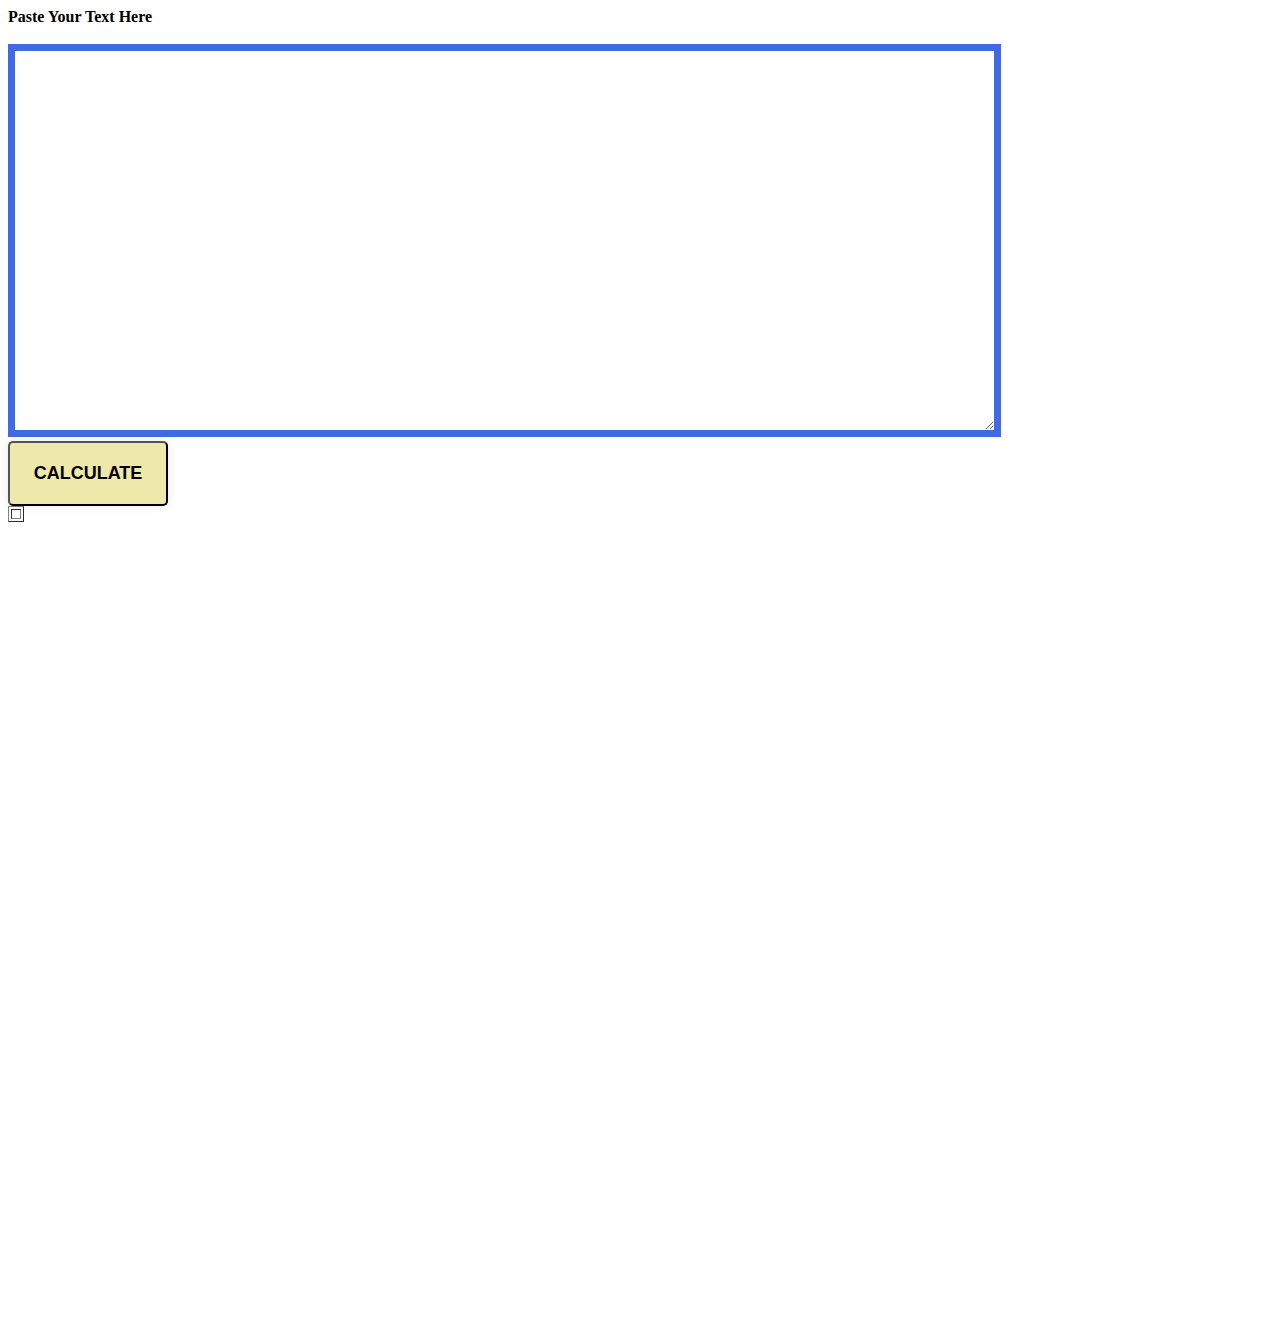
<file: index.html>
<!DOCTYPE html>
<html lang="en">
    <head>
        <meta charset="UTF-8">
        <meta name="viewport" content="width=device-width, initial-scale=1.0">
        <title>Document</title>
        <link rel="stylesheet"href="style.css">
        <script src="jquery.js"></script>
        <script async defer src="script.js"></script>
        <script src="chart.js"></script>
    </head>
    <body>
        <div for="mainText"><b>Paste Your Text Here</b></label>
        <br>
        <br>
        <textarea id="inputText" cols="120" rows="25"></textarea>
        <br>
        <button id="btnCalc">Calculate</button>
        <br>
        <table border = "1" cellpadding = "4" id = "tableWordCount"><th></th></table>
        <canvas id="canvasChart" width="800" height="800"></canvas>
    </body>
</html>
</file>
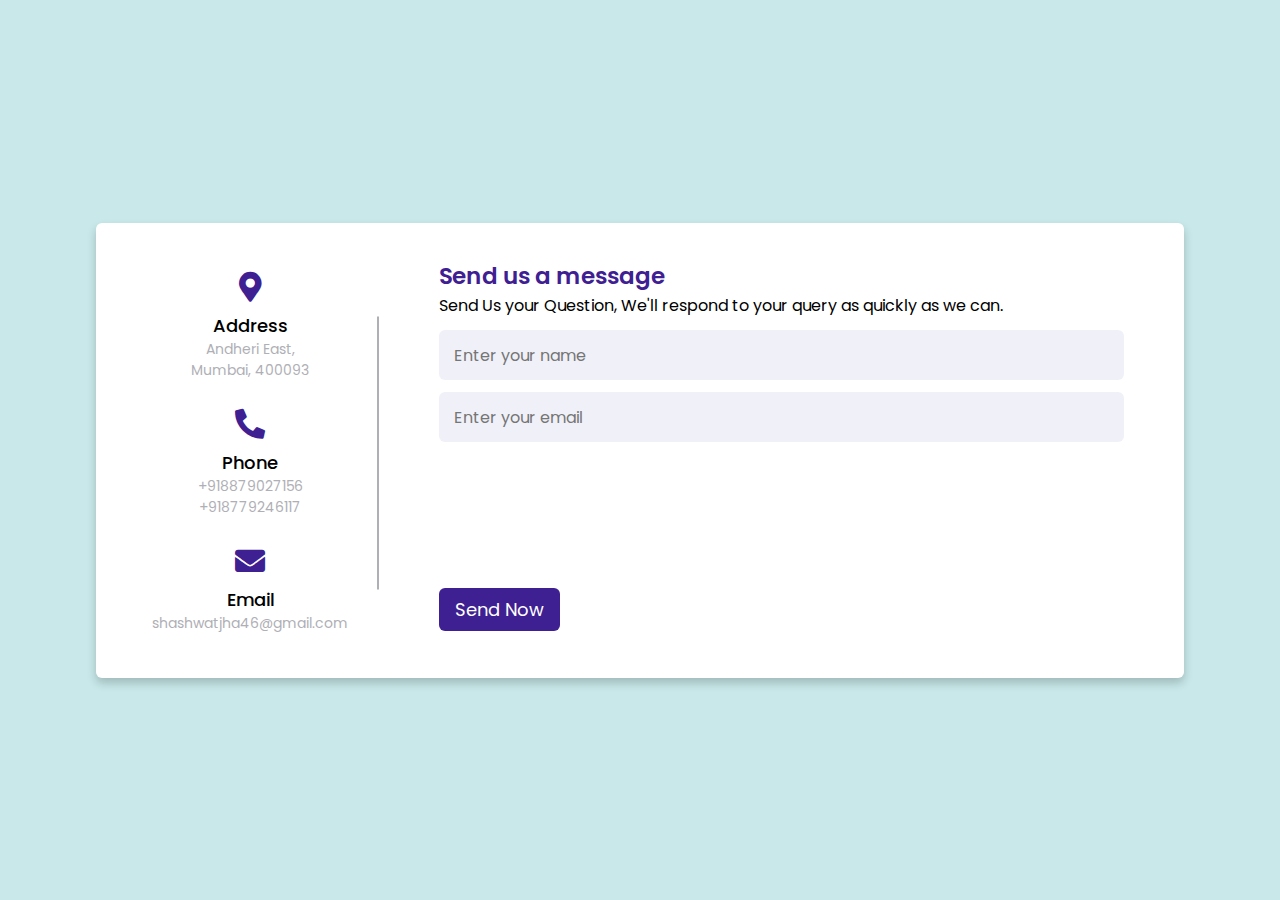
<file: contact.html>
<!DOCTYPE html>
<html lang="en" dir="ltr">
  <head>
    <meta charset="UTF-8">
    <link rel="stylesheet" href="style_ab.css">
    <link rel="stylesheet" href="https://cdnjs.cloudflare.com/ajax/libs/font-awesome/5.15.2/css/all.min.css"/>
     <meta name="viewport" content="width=device-width, initial-scale=1.0">
   </head>
<body>
  <div class="container">
    <div class="content">
      <div class="left-side">
        <div class="address details">
          <i class="fas fa-map-marker-alt"></i>
          <div class="topic">Address</div>
          <div class="text-one">Andheri East,</div>
          <div class="text-two">Mumbai, 400093</div>
        </div>
        <div class="phone details">
          <i class="fas fa-phone-alt"></i>
          <div class="topic">Phone</div>
          <div class="text-one">+918879027156</div>
          <div class="text-two">+918779246117</div>
        </div>
        <div class="email details">
          <i class="fas fa-envelope"></i>
          <div class="topic">Email</div>
          <div class="text-one">shashwatjha46@gmail.com</div>
         </div>
      </div>
      <div class="right-side">
        <div class="topic-text">Send us a message</div>
        <p>Send Us your Question, We'll respond to your query as quickly as we can.</p>
      <form action="#">
        <div class="input-box">
          <input type="text" placeholder="Enter your name">
        </div>
        <div class="input-box">
          <input type="text" placeholder="Enter your email">
        </div>
        <div class="input-box message-box">
          
        </div>
        <div class="button">
          <input type="button" value="Send Now" >
        </div>
      </form>
    </div>
    </div>
  </div>
</body>
</html>
</file>
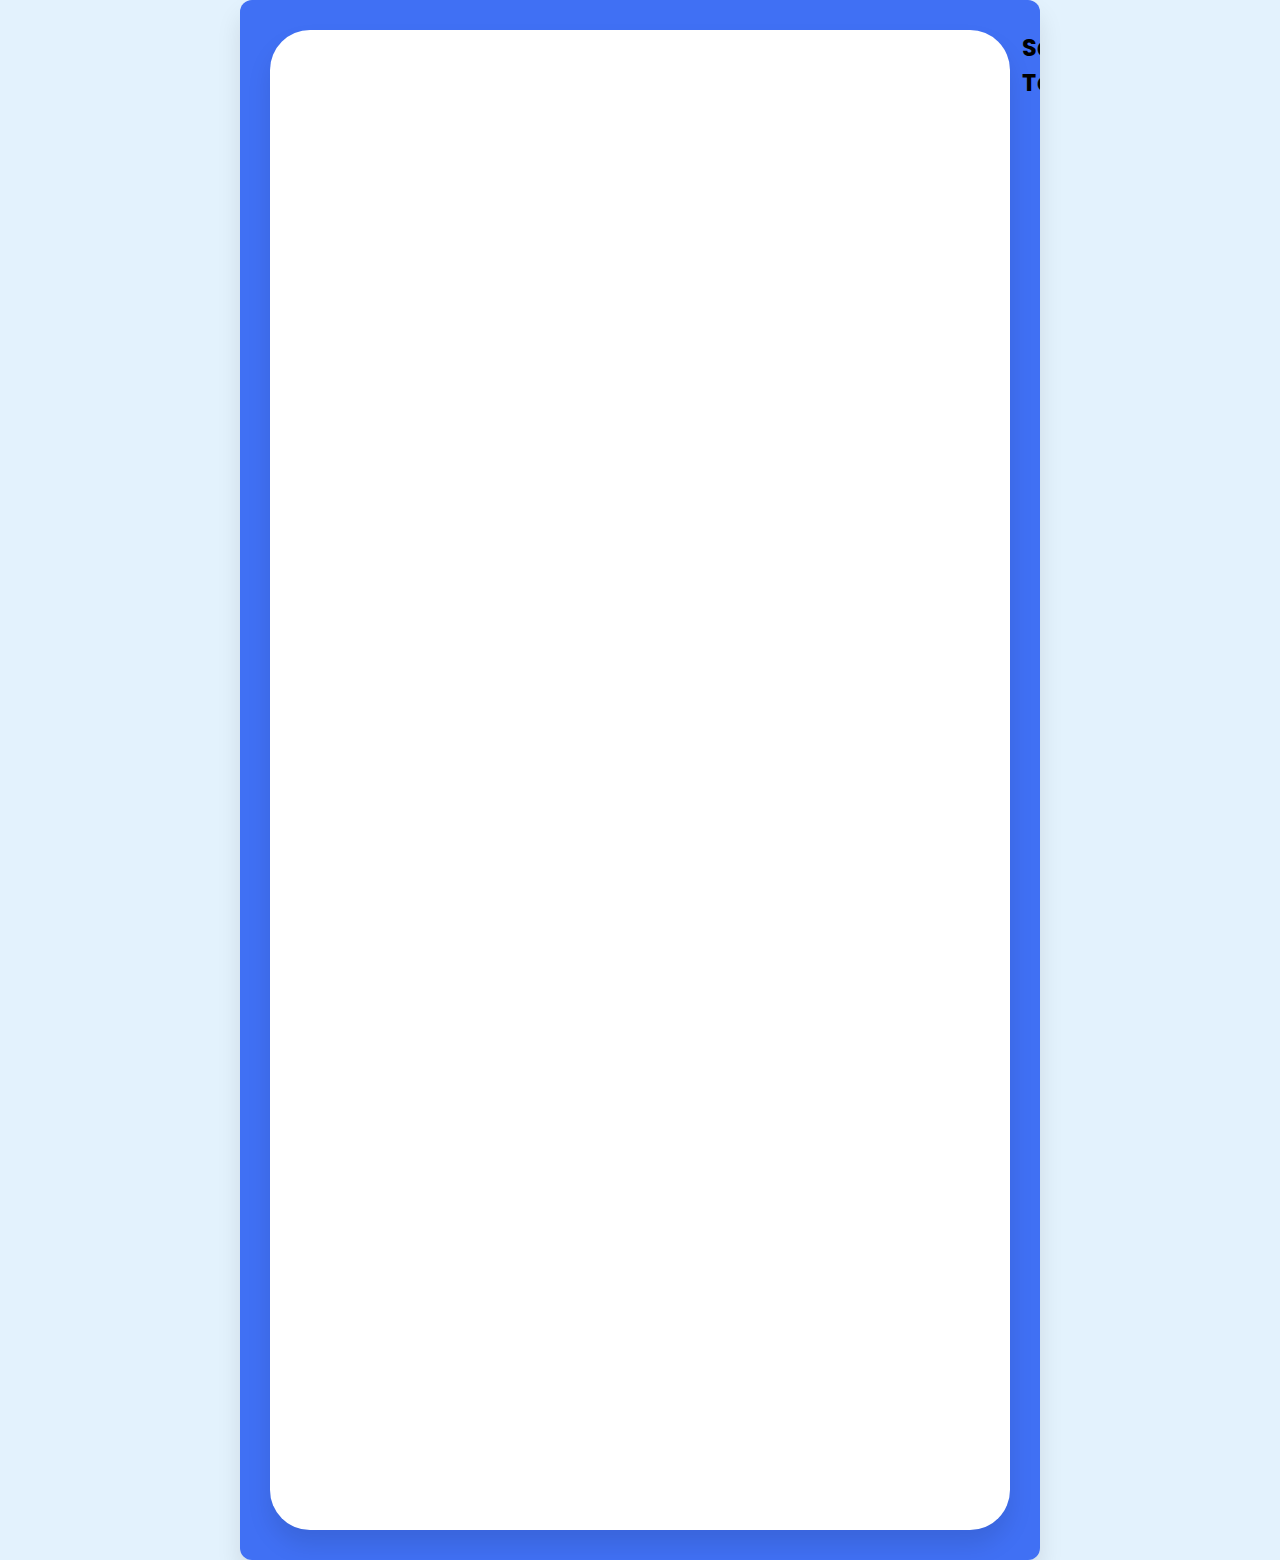
<file: sample.html>
<!DOCTYPE html>
<!-- Coding by CodingLab || www.codinglabweb.com -->
<html lang="en">
  <head>
    <meta charset="UTF-8" />
    <meta http-equiv="X-UA-Compatible" content="IE=edge" />
    <meta name="viewport" content="width=device-width, initial-scale=1.0" />

    <link rel="stylesheet" href="style_sample.css" />
  </head>
  <body>
    <section class="container">
      <div class="card">
       </div>
        <h2>Sample Text 1</h2>
        <p>A data structure is a particular way of storing and organizing data in our devices to use the data efficiently and effectively. The main idea behind using data structures is to minimize the time and space complexities. An efficient data structure takes minimum memory space and requires minimum time to execute the data. 
            What is Algorithm?
            Algorithm means a process or set of well-defined instructions that are typically used to solve a particular group of problems or perform a specific type of calculation. To explain in simpler terms, it is a set of operations performed in a step-by-step manner to execute a task. </p>
      </div>
      <div class="card">
         </div>
        <h2>Sample Text 2</h2>
        <p>Luctus Bibendum. Lacus risus inceptos. Lobortis mi dapibus tempor convallis ridiculus fringilla, curabitur lectus ultricies cras aptent mauris venenatis pellentesque montes feugiat per libero sollicitudin nascetur Lacus. Augue. Non. Quam dui justo hymenaeos mus. Dictum cubilia pretium primis curae;. Lacus justo augue.

            Elit interdum venenatis gravida senectus Risus ac venenatis purus lacinia montes dui et dolor leo. Sapien gravida lorem volutpat luctus, mollis penatibus diam condimentum ullamcorper rutrum nibh pulvinar aptent aptent amet dui venen.</p>
      </div>

      </div>
    </section>
  </body>
</html>
</file>
<file: style.css>
#inputText {
    border-width: 2mm;
    border-color: royalblue;
}

#mainText{
    font-family: "Roboto", sans-serif;
    font-size: 18px;
    font-weight: bold;
}

#btnCalc {
    font-family: "Roboto", sans-serif;
    font-size: 18px;
    font-weight: bold;
    background: palegoldenrod;
    width: 160px;
    padding: 20px;
    text-align: center;
    text-decoration: none;
    text-transform: uppercase;
    color: black;
    border-radius: 5px;
    cursor: pointer;
    box-shadow: 0 0 10px rgba(0,0,0,0.1);
    -webkit-transition-duration: 0.3s;
    transition-duration: 0.3s;
    -webkit-transition-property: box-shadow, transform;
    transition-property: box-shadow, transform;

}
#btnCalc:hover, #btnCalc:focus, #btnCalc:active{
    box-shadow: 0 0 20px rgba(0,0,0,0.5);
    -webkit-transform: scale(1.1);
    transform: scale(1.1);
}

#canvasChart {
    float: right;
    background-color: white;
}
</file>
<file: style_ab.css>
@import url('https://fonts.googleapis.com/css2?family=Poppins:wght@200;300;400;500;600;700&display=swap');
*{
  margin: 0;
  padding: 0;
  box-sizing: border-box;
  font-family: "Poppins" , sans-serif;
}
body{
  min-height: 100vh;
  width: 100%;
  background: #c8e8e9;
  display: flex;
  align-items: center;
  justify-content: center;
}
.container{
  width: 85%;
  background: #fff;
  border-radius: 6px;
  padding: 20px 60px 30px 40px;
  box-shadow: 0 5px 10px rgba(0, 0, 0, 0.2);
}
.container .content{
  display: flex;
  align-items: center;
  justify-content: space-between;
}
.container .content .left-side{
  width: 25%;
  height: 100%;
  display: flex;
  flex-direction: column;
  align-items: center;
  justify-content: center;
  margin-top: 15px;
  position: relative;
}
.content .left-side::before{
  content: '';
  position: absolute;
  height: 70%;
  width: 2px;
  right: -15px;
  top: 50%;
  transform: translateY(-50%);
  background: #afafb6;
}
.content .left-side .details{
  margin: 14px;
  text-align: center;
}
.content .left-side .details i{
  font-size: 30px;
  color: #3e2093;
  margin-bottom: 10px;
}
.content .left-side .details .topic{
  font-size: 18px;
  font-weight: 500;
}
.content .left-side .details .text-one,
.content .left-side .details .text-two{
  font-size: 14px;
  color: #afafb6;
}
.container .content .right-side{
  width: 75%;
  margin-left: 75px;
}
.content .right-side .topic-text{
  font-size: 23px;
  font-weight: 600;
  color: #3e2093;
}
.right-side .input-box{
  height: 50px;
  width: 100%;
  margin: 12px 0;
}
.right-side .input-box input,
.right-side .input-box textarea{
  height: 100%;
  width: 100%;
  border: none;
  outline: none;
  font-size: 16px;
  background: #F0F1F8;
  border-radius: 6px;
  padding: 0 15px;
  resize: none;
}
.right-side .message-box{
  min-height: 110px;
}
.right-side .input-box textarea{
  padding-top: 6px;
}
.right-side .button{
  display: inline-block;
  margin-top: 12px;
}
.right-side .button input[type="button"]{
  color: #fff;
  font-size: 18px;
  outline: none;
  border: none;
  padding: 8px 16px;
  border-radius: 6px;
  background: #3e2093;
  cursor: pointer;
  transition: all 0.3s ease;
}
.button input[type="button"]:hover{
  background: #5029bc;
}

@media (max-width: 950px) {
  .container{
    width: 90%;
    padding: 30px 40px 40px 35px ;
  }
  .container .content .right-side{
   width: 75%;
   margin-left: 55px;
}
}
@media (max-width: 820px) {
  .container{
    margin: 40px 0;
    height: 100%;
  }
  .container .content{
    flex-direction: column-reverse;
  }
 .container .content .left-side{
   width: 100%;
   flex-direction: row;
   margin-top: 40px;
   justify-content: center;
   flex-wrap: wrap;
 }
 .container .content .left-side::before{
   display: none;
 }
 .container .content .right-side{
   width: 100%;
   margin-left: 0;
 }
}
</file>
<file: style_sample.css>
@import url("https://fonts.googleapis.com/css2?family=Poppins:wght@200;300;400;500;600;700&display=swap");
* {
  margin: 0;
  padding: 0;
  box-sizing: border-box;
  font-family: "Poppins", sans-serif;
}
body {
  min-height: 120vh;
  display: flex;
  align-items: center;
  justify-content: center;
  background: #e3f2fd;
}
::-webkit-scrollbar {
  height: 8px;
}
::-webkit-scrollbar-track {
  background: #f1f1f1;
  border-radius: 25px;
}
::-webkit-scrollbar-thumb {
  background: #6e93f7;
  border-radius: 25px;
}
::-webkit-scrollbar-thumb:hover {
  background: #4070f4;
}
.container {
  display: flex;
  gap: 12px;
  max-width: 800px;
  width: 100%;
  background: #4070f4;
  border-radius: 12px;
  padding: 30px;
  scroll-snap-type: x mandatory;
  overflow-x: scroll;
  scroll-padding: 30px;
  box-shadow: 0 15px 25px rgba(0, 0, 0, 0.1);
}
.container .card {
  display: flex;
  flex: 0 0 100%;
  flex-direction: column;
  align-items: center;
  padding: 30px;
  border-radius: 40px;
  background: #fff;
  scroll-snap-align: start;
  box-shadow: 0 15px 25px rgba(0, 0, 0, 0.1);
}


.card h2 {
  margin-top: 25px;
  color: #333;
  font-size: 22px;
  font-weight: 600;
}
.card p {
  margin-top: 4px;
  font-size: 18px;
  font-weight: 400;
  color: #333;
  text-align: center;
}
</file>
